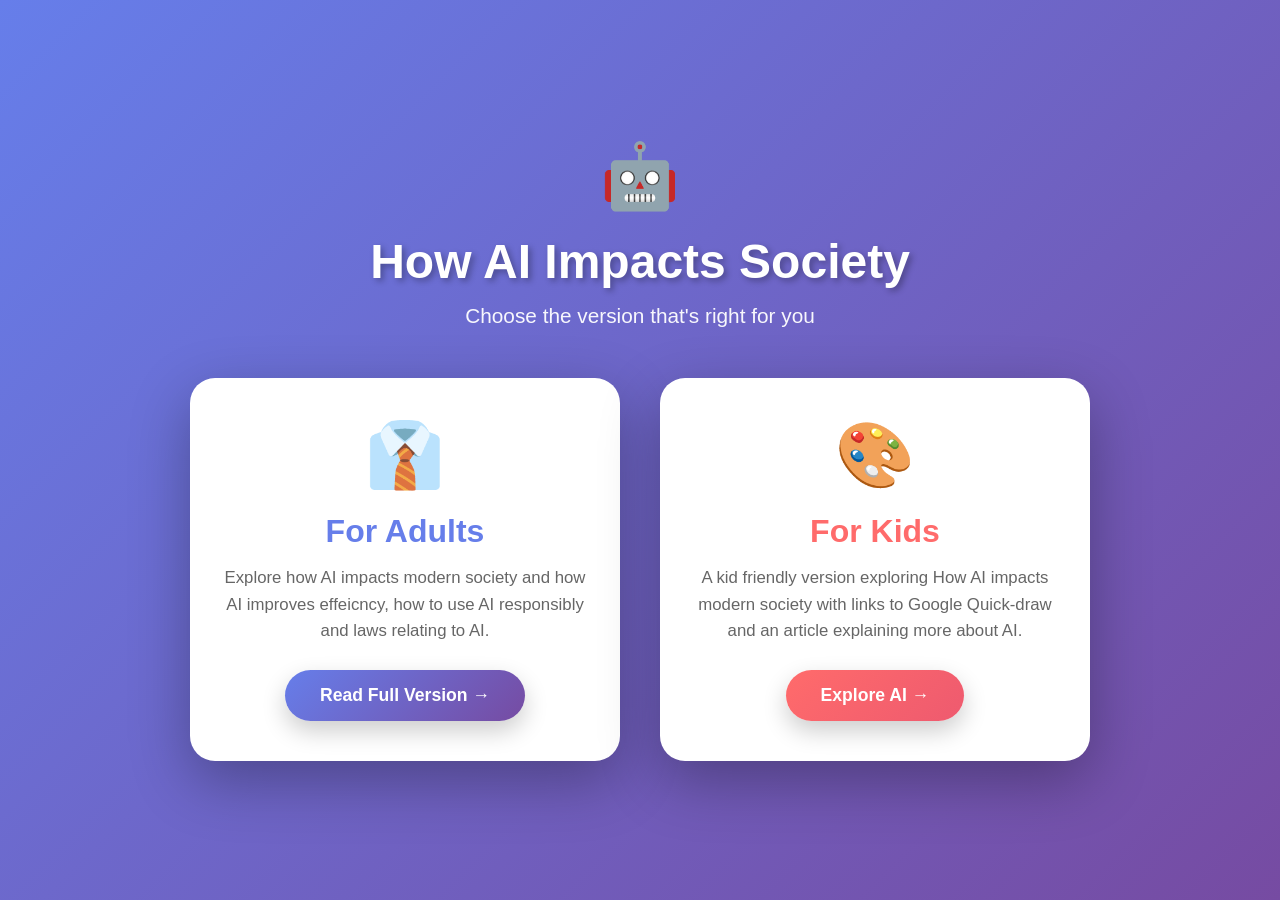
<file: index.html>
<!DOCTYPE html>
<html lang="en">
<head>
    <meta charset="UTF-8">
    <meta name="viewport" content="width=device-width, initial-scale=1.0">
    <title>How AI Impacts Society - Choose Your Experience</title>
    <style>
        * {
            margin: 0;
            padding: 0;
            box-sizing: border-box;
        }

        body {
            font-family: 'Segoe UI', Tahoma, Geneva, Verdana, sans-serif;
            background: linear-gradient(135deg, #667eea 0%, #764ba2 100%);
            min-height: 100vh;
            display: flex;
            align-items: center;
            justify-content: center;
            padding: 20px;
        }

        .container {
            text-align: center;
            max-width: 1200px;
            width: 100%;
        }

        .header {
            margin-bottom: 50px;
        }

        .robot-icon {
            font-size: 4em;
            margin-bottom: 20px;
            animation: float 3s ease-in-out infinite;
        }

        @keyframes float {
            0%, 100% { transform: translateY(0px); }
            50% { transform: translateY(-20px); }
        }

        h1 {
            color: white;
            font-size: 3em;
            margin-bottom: 15px;
            text-shadow: 3px 3px 6px rgba(0,0,0,0.3);
            animation: fadeInDown 0.8s;
        }

        .subtitle {
            color: rgba(255,255,255,0.95);
            font-size: 1.3em;
            animation: fadeInDown 1s;
        }

        .choices {
            display: grid;
            grid-template-columns: repeat(auto-fit, minmax(280px, 1fr));
            gap: 40px;
            margin-top: 30px;
            max-width: 900px;
            margin-left: auto;
            margin-right: auto;
        }

        .choice-card {
            background: white;
            border-radius: 25px;
            padding: 40px 30px;
            box-shadow: 0 20px 60px rgba(0,0,0,0.3);
            transition: all 0.4s ease;
            animation: fadeInUp 1s;
            text-decoration: none;
            display: block;
        }

        .choice-card:hover {
            transform: translateY(-15px);
            box-shadow: 0 30px 80px rgba(0,0,0,0.4);
        }

        .icon {
            font-size: 4em;
            margin-bottom: 20px;
            display: block;
        }

        .choice-card h2 {
            color: #667eea;
            font-size: 2em;
            margin-bottom: 15px;
        }

        .choice-card p {
            color: #666;
            font-size: 1.05em;
            line-height: 1.6;
            margin-bottom: 25px;
        }

        .choice-btn {
            background: linear-gradient(135deg, #667eea 0%, #764ba2 100%);
            color: white;
            border: none;
            padding: 15px 35px;
            font-size: 1.1em;
            border-radius: 30px;
            cursor: pointer;
            font-weight: bold;
            box-shadow: 0 10px 25px rgba(0,0,0,0.2);
            transition: all 0.3s ease;
            display: inline-block;
        }

        .choice-btn:hover {
            transform: scale(1.08);
            box-shadow: 0 15px 35px rgba(0,0,0,0.3);
        }

        .kids-card h2 {
            color: #ff6b6b;
        }

        .kids-card .choice-btn {
            background: linear-gradient(135deg, #ff6b6b 0%, #ee5a6f 100%);
        }

        @keyframes fadeInDown {
            from {
                opacity: 0;
                transform: translateY(-30px);
            }
            to {
                opacity: 1;
                transform: translateY(0);
            }
        }

        @keyframes fadeInUp {
            from {
                opacity: 0;
                transform: translateY(30px);
            }
            to {
                opacity: 1;
                transform: translateY(0);
            }
        }

        .footer {
            margin-top: 60px;
            color: rgba(255,255,255,0.9);
            font-size: 1em;
            animation: fadeIn 1.5s;
        }

        @keyframes fadeIn {
            from { opacity: 0; }
            to { opacity: 1; }
        }

        @media (max-width: 768px) {
            h1 {
                font-size: 2em;
            }
            
            .subtitle {
                font-size: 1.1em;
            }
            
            .choices {
                gap: 25px;
            }
            
            .choice-card {
                padding: 35px 25px;
            }

            .icon {
                font-size: 3.5em;
            }
        }
    </style>
</head>
<body>
    <div class="container">
        <div class="header">
            <div class="robot-icon">🤖</div>
            <h1>How AI Impacts Society</h1>
            <p class="subtitle">Choose the version that's right for you</p>
        </div>

        <div class="choices">
            <a href="adults" class="choice-card">
                <span class="icon">👔</span>
                <h2>For Adults</h2>
                <p>Explore how AI impacts modern society and how AI improves effeicncy, how to use AI responsibly and laws relating to AI.</p>
                <span class="choice-btn">Read Full Version →</span>
            </a>

            <a href="kids" class="choice-card kids-card">
                <span class="icon">🎨</span>
                <h2>For Kids</h2>
                <p>A kid friendly version exploring How AI impacts modern society with links to Google Quick-draw and an article explaining more about AI.</p>
                <span class="choice-btn">Explore AI →</span>
            </a>
        </div>

        
    </div>
</body>
</html>
</file>
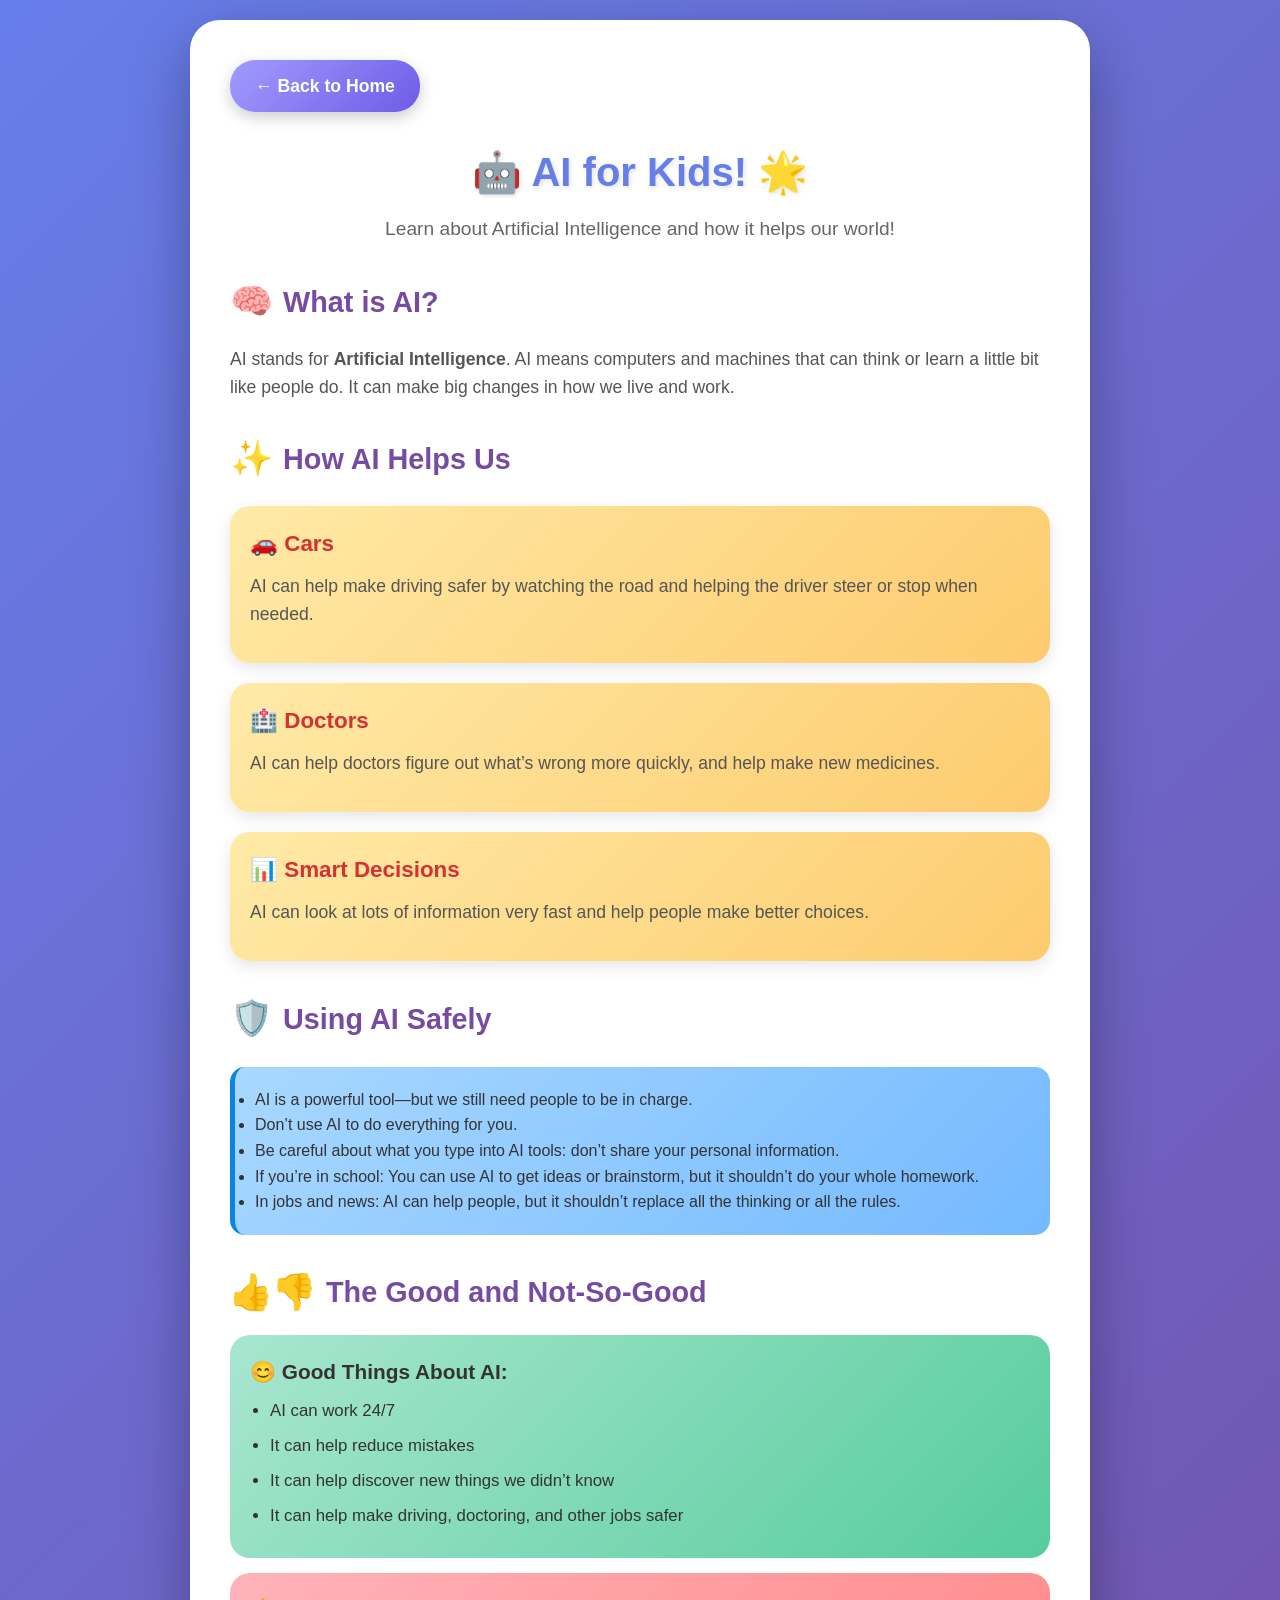
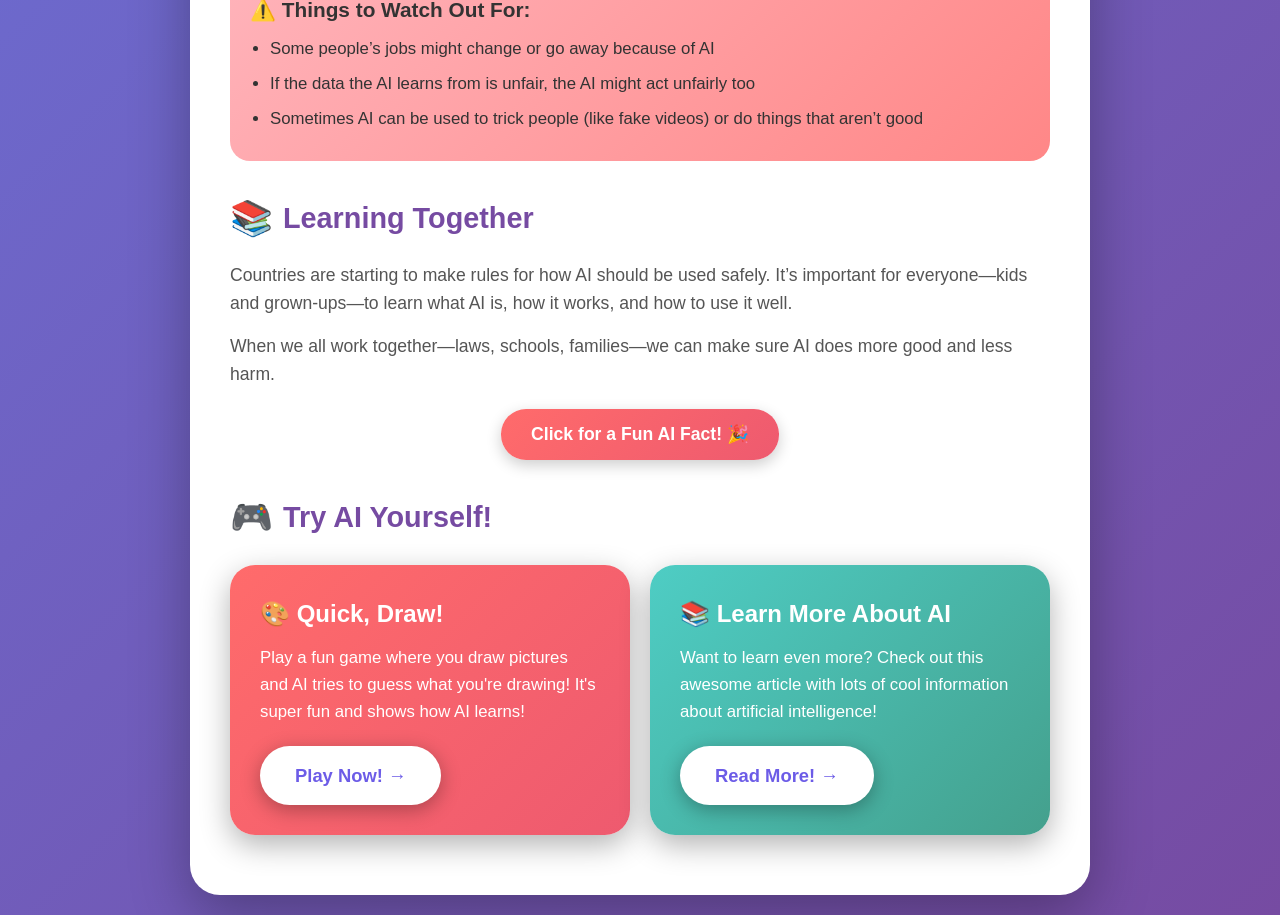
<file: kids.html>
<!DOCTYPE html>
<html lang="en">
<head>
    <meta charset="UTF-8">
    <meta name="viewport" content="width=device-width, initial-scale=1.0">
    <title>AI for Kids - How AI Helps Our World</title>
    <!-- Page Logo -->
		<link
			rel="icon"
			type="image/icon"
			href="images/Header Illustration.png"
		/>
    <style>
        * {
            margin: 0;
            padding: 0;
            box-sizing: border-box;
        }

        body {
            font-family: 'Comic Sans MS', 'Arial Rounded MT Bold', cursive, sans-serif;
            background: linear-gradient(135deg, #667eea 0%, #764ba2 100%);
            color: #333;
            line-height: 1.6;
            padding: 20px;
        }

        .container {
            max-width: 900px;
            margin: 0 auto;
            background: white;
            border-radius: 30px;
            padding: 40px;
            box-shadow: 0 20px 60px rgba(0,0,0,0.3);
            position: relative;
        }

        .back-button {
            display: inline-block;
            background: linear-gradient(135deg, #a29bfe 0%, #6c5ce7 100%);
            color: white;
            padding: 12px 25px;
            border-radius: 25px;
            text-decoration: none;
            font-weight: bold;
            font-size: 1.1em;
            box-shadow: 0 5px 15px rgba(0,0,0,0.2);
            transition: all 0.3s ease;
            margin-bottom: 20px;
            position: relative;
            overflow: hidden;
        }

        .back-button::before {
            content: '';
            position: absolute;
            top: 0;
            left: -100%;
            width: 100%;
            height: 100%;
            background: linear-gradient(90deg, transparent, rgba(255,255,255,0.3), transparent);
            transition: left 0.5s;
        }

        .back-button:hover::before {
            left: 100%;
        }

        .back-button:hover {
            transform: translateX(-5px) scale(1.05);
            box-shadow: 0 8px 25px rgba(108,92,231,0.4);
        }

        h1 {
            color: #667eea;
            text-align: center;
            font-size: 2.5em;
            margin-bottom: 10px;
            text-shadow: 2px 2px 4px rgba(0,0,0,0.1);
        }

        .subtitle {
            text-align: center;
            color: #666;
            font-size: 1.2em;
            margin-bottom: 30px;
        }

        h2 {
            color: #764ba2;
            margin-top: 30px;
            margin-bottom: 15px;
            font-size: 1.8em;
            display: flex;
            align-items: center;
            gap: 10px;
        }

        .emoji {
            font-size: 1.2em;
        }

        p {
            font-size: 1.1em;
            margin-bottom: 15px;
            color: #555;
        }

        .card {
            background: linear-gradient(135deg, #ffeaa7 0%, #fdcb6e 100%);
            padding: 20px;
            border-radius: 20px;
            margin: 20px 0;
            box-shadow: 0 5px 15px rgba(0,0,0,0.1);
            transition: transform 0.3s;
        }

        .card:hover {
            transform: translateY(-5px);
        }

        .card h3 {
            color: #d63031;
            margin-bottom: 10px;
            font-size: 1.4em;
        }

        .good-list {
            background: linear-gradient(135deg, #a8e6cf 0%, #56cc9d 100%);
            padding: 20px;
            border-radius: 20px;
            margin: 15px 0;
        }

        .warning-list {
            background: linear-gradient(135deg, #ffb3ba 0%, #ff8787 100%);
            padding: 20px;
            border-radius: 20px;
            margin: 15px 0;
        }

        .good-list h3, .warning-list h3 {
            margin-bottom: 10px;
            font-size: 1.3em;
        }

        .good-list ul, .warning-list ul {
            margin-left: 20px;
        }

        .good-list li, .warning-list li {
            margin: 8px 0;
            font-size: 1.05em;
        }

        .tip-box {
            background: linear-gradient(135deg, #a8d8ff 0%, #74b9ff 100%);
            border-left: 5px solid #0984e3;
            padding: 20px;
            margin: 20px 0;
            border-radius: 15px;
        }

        .tip-box strong {
            color: #0984e3;
            font-size: 1.2em;
        }

        .footer {
            text-align: center;
            margin-top: 40px;
            padding-top: 20px;
            border-top: 3px dashed #667eea;
            color: #666;
            font-size: 1.1em;
        }

        @media (max-width: 600px) {
            .container {
                padding: 20px;
            }
            
            h1 {
                font-size: 2em;
            }
            
            h2 {
                font-size: 1.5em;
            }
        }

        .interactive-btn {
            background: linear-gradient(135deg, #ff6b6b 0%, #ee5a6f 100%);
            color: white;
            border: none;
            padding: 15px 30px;
            font-size: 1.1em;
            border-radius: 25px;
            cursor: pointer;
            display: block;
            margin: 20px auto;
            font-family: inherit;
            font-weight: bold;
            box-shadow: 0 5px 15px rgba(0,0,0,0.2);
            transition: all 0.3s;
        }

        .interactive-btn:hover {
            transform: scale(1.05);
            box-shadow: 0 8px 20px rgba(0,0,0,0.3);
        }

        .fun-fact {
            background: linear-gradient(135deg, #ffd93d 0%, #f9ca24 100%);
            padding: 15px;
            border-radius: 15px;
            margin: 15px 0;
            text-align: center;
            font-weight: bold;
            display: none;
            animation: slideIn 0.5s;
        }

        @keyframes slideIn {
            from {
                opacity: 0;
                transform: translateY(-20px);
            }
            to {
                opacity: 1;
                transform: translateY(0);
            }
        }

        .links-section {
            display: grid;
            grid-template-columns: repeat(auto-fit, minmax(250px, 1fr));
            gap: 20px;
            margin: 20px 0;
        }

        .link-card {
            background: linear-gradient(135deg, #a29bfe 0%, #6c5ce7 100%);
            padding: 30px;
            border-radius: 25px;
            box-shadow: 0 10px 30px rgba(0,0,0,0.3);
            transition: all 0.4s;
            color: white;
            position: relative;
            overflow: hidden;
        }

        .link-card::before {
            content: '';
            position: absolute;
            top: -50%;
            right: -50%;
            width: 200%;
            height: 200%;
            background: radial-gradient(circle, rgba(255,255,255,0.2) 0%, transparent 70%);
            transition: all 0.6s;
            transform: scale(0);
        }

        .link-card:hover::before {
            transform: scale(1);
        }

        .link-card:hover {
            transform: translateY(-12px) scale(1.03);
            box-shadow: 0 20px 50px rgba(0,0,0,0.4);
        }

        .link-card h3 {
            color: white;
            margin-bottom: 12px;
            font-size: 1.5em;
            position: relative;
            z-index: 1;
        }

        .link-card p {
            color: white;
            margin-bottom: 20px;
            font-size: 1.05em;
            position: relative;
            z-index: 1;
        }

        .link-btn {
            display: inline-block;
            background: white;
            color: #6c5ce7;
            padding: 15px 35px;
            border-radius: 30px;
            text-decoration: none;
            font-weight: bold;
            font-size: 1.15em;
            transition: all 0.3s;
            box-shadow: 0 5px 20px rgba(0,0,0,0.3);
            position: relative;
            z-index: 1;
            animation: pulse 2s infinite;
        }

        @keyframes pulse {
            0%, 100% {
                box-shadow: 0 5px 20px rgba(0,0,0,0.3);
            }
            50% {
                box-shadow: 0 5px 30px rgba(255,234,167,0.6);
            }
        }

        .link-btn:hover {
            background: linear-gradient(135deg, #ffeaa7 0%, #fdcb6e 100%);
            color: #d63031;
            transform: scale(1.1);
            box-shadow: 0 8px 30px rgba(253,203,110,0.6);
            animation: none;
        }

        .link-card:first-child {
            background: linear-gradient(135deg, #ff6b6b 0%, #ee5a6f 100%);
        }

        .link-card:last-child {
            background: linear-gradient(135deg, #4ecdc4 0%, #44a08d 100%);
        }
    </style>
</head>
<body>
    <div class="container">
        <a href="/" class="back-button">← Back to Home</a>
        <h1>🤖 AI for Kids! 🌟</h1>
        <p class="subtitle">Learn about Artificial Intelligence and how it helps our world!</p>

        <h2><span class="emoji">🧠</span> What is AI?</h2>
        <p>AI stands for <strong>Artificial Intelligence</strong>. AI means computers and machines that can think or learn a little bit like people do. It can make big changes in how we live and work.</p>

        <h2><span class="emoji">✨</span> How AI Helps Us</h2>
        
        <div class="card">
            <h3>🚗 Cars</h3>
            <p>AI can help make driving safer by watching the road and helping the driver steer or stop when needed.</p>
        </div>

        <div class="card">
            <h3>🏥 Doctors</h3>
            <p> AI can help doctors figure out what’s wrong more quickly, and help make new medicines.</p>
        </div>

        <div class="card">
            <h3>📊 Smart Decisions</h3>
            <p>AI can look at lots of information very fast and help people make better choices.</p>
        </div>

        <h2><span class="emoji">🛡️</span> Using AI Safely</h2>
        <div class="tip-box">
            
            <ul>
                <li>AI is a powerful tool—but we still need people to be in charge.</li>
                <li>Don’t use AI to do everything for you.</li>
                <li>Be careful about what you type into AI tools: don’t share your personal information.</li>
                <li>If you’re in school: You can use AI to get ideas or brainstorm, but it shouldn’t do your whole homework.</li>
                <li>In jobs and news: AI can help people, but it shouldn’t replace all the thinking or all the rules.</li>
            </ul>
        </div>

        <h2><span class="emoji">👍👎</span> The Good and Not-So-Good</h2>
        
        <div class="good-list">
            <h3>😊 Good Things About AI:</h3>
            <ul>
                <li>AI can work 24/7</li>
                <li>It can help reduce mistakes</li>
                <li>It can help discover new things we didn’t know</li>
                <li>It can help make driving, doctoring, and other jobs safer</li>
            </ul>
        </div>

        <div class="warning-list">
            <h3>⚠️ Things to Watch Out For:</h3>
            <ul>
                <li>Some people’s jobs might change or go away because of AI</li>
                <li>If the data the AI learns from is unfair, the AI might act unfairly too</li>
                <li>Sometimes AI can be used to trick people (like fake videos) or do things that aren’t good</li>
            </ul>
        </div>

        <h2><span class="emoji">📚</span> Learning Together</h2>
        <p>Countries are starting to make rules for how AI should be used safely. It’s important for everyone—kids and grown‑ups—to learn what AI is, how it works, and how to use it well.</p>
        <p>When we all work together—laws, schools, families—we can make sure AI does more good and less harm.</p>

        <button class="interactive-btn" onclick="showFunFact()">Click for a Fun AI Fact! 🎉</button>
        <div class="fun-fact" id="funFact"></div>

        <h2><span class="emoji">🎮</span> Try AI Yourself!</h2>
        <div class="links-section">
            <div class="link-card">
                <h3>🎨 Quick, Draw!</h3>
                <p>Play a fun game where you draw pictures and AI tries to guess what you're drawing! It's super fun and shows how AI learns!</p>
                <a href="https://quickdraw.withgoogle.com/" target="_blank" class="link-btn">Play Now! →</a>
            </div>
            <div class="link-card">
                <h3>📚 Learn More About AI</h3>
                <p>Want to learn even more? Check out this awesome article with lots of cool information about artificial intelligence!</p>
                <a href="https://kids.britannica.com/kids/article/artificial-intelligence/390648" target="_blank" class="link-btn">Read More! →</a>
            </div>
        </div>

        
    </div>

    <script>
        const facts = [
            "🎮 AI is used in video games to make characters act smart!",
            "🎵 AI can help create music and art!",
            "🌍 AI helps scientists study weather and protect animals!",
            "📱 The voice assistants on phones use AI to understand you!",
            "🤖 AI can help robots move and do tasks!",
            "📖 AI can help translate languages so people can talk to each other!"
        ];

        function showFunFact() {
            const factDiv = document.getElementById('funFact');
            const randomFact = facts[Math.floor(Math.random() * facts.length)];
            factDiv.textContent = randomFact;
            factDiv.style.display = 'block';
        }
    </script>
</body>
</html>
</file>
